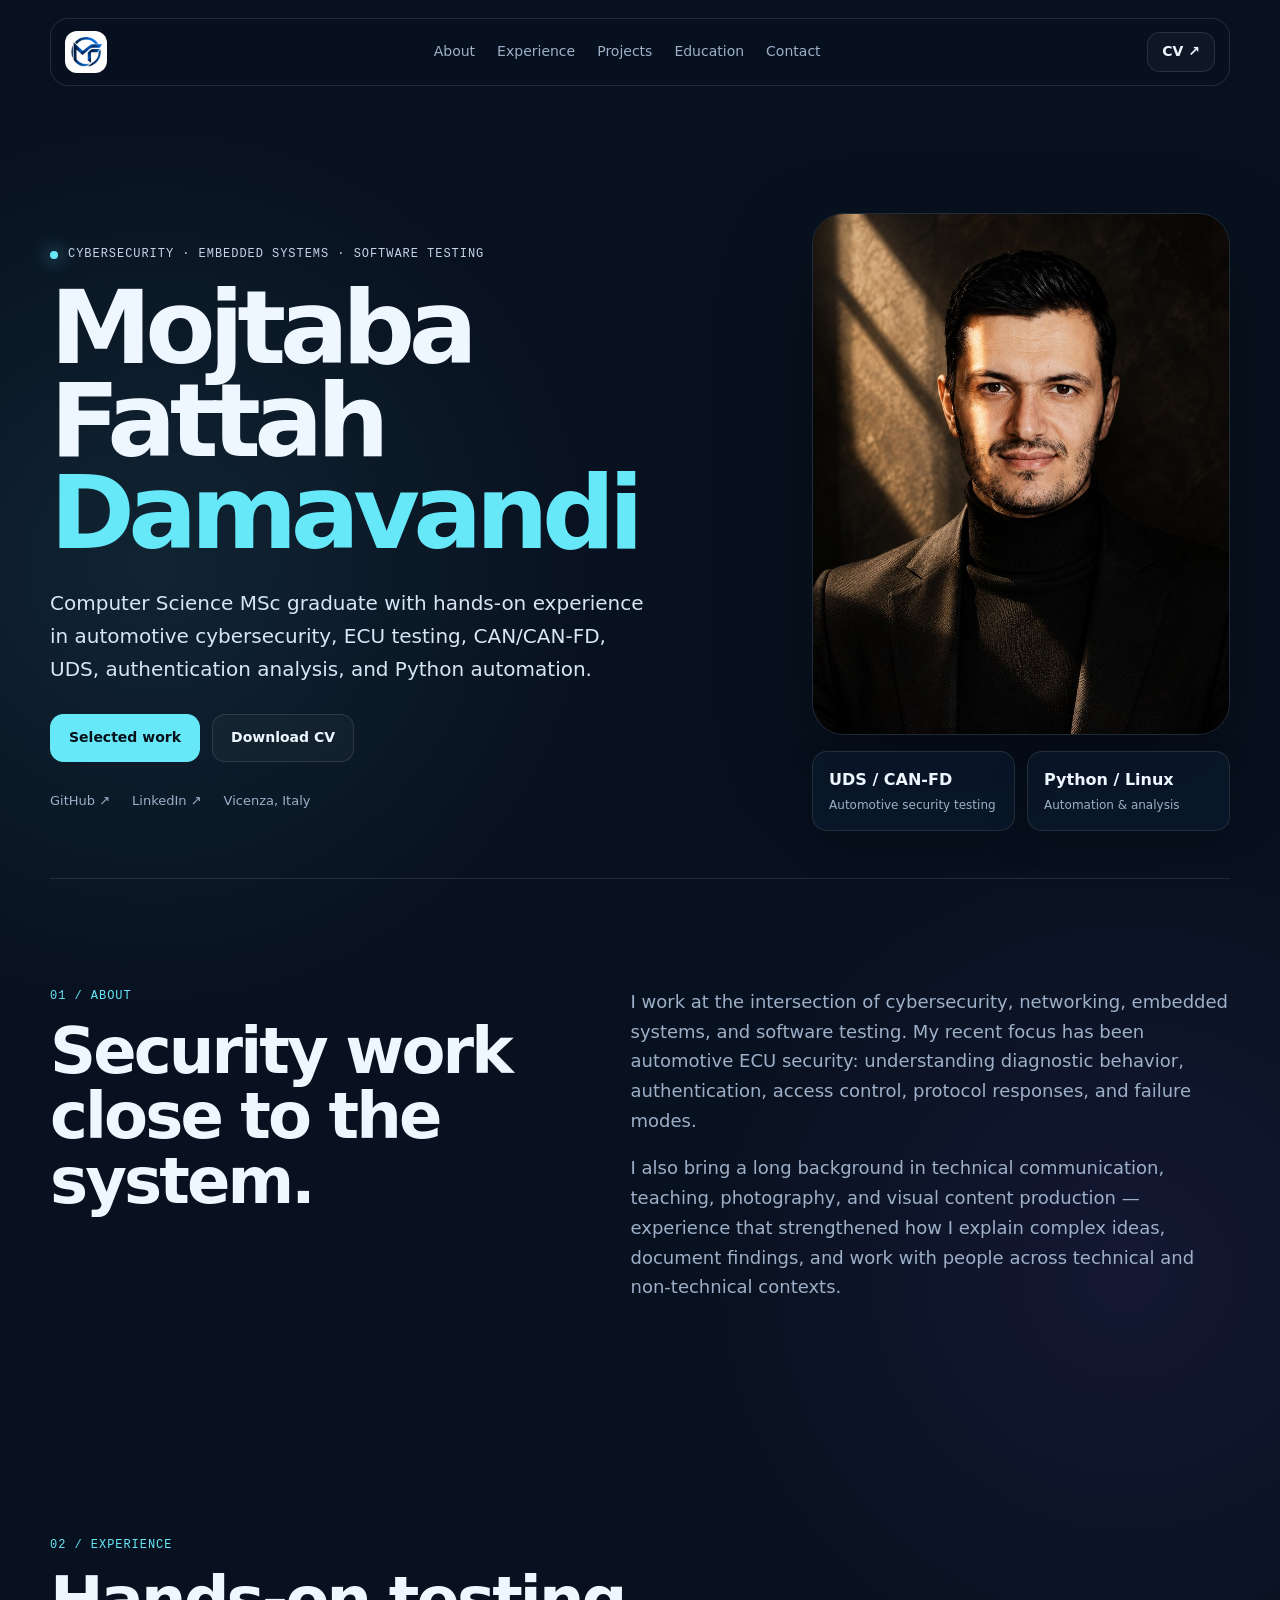
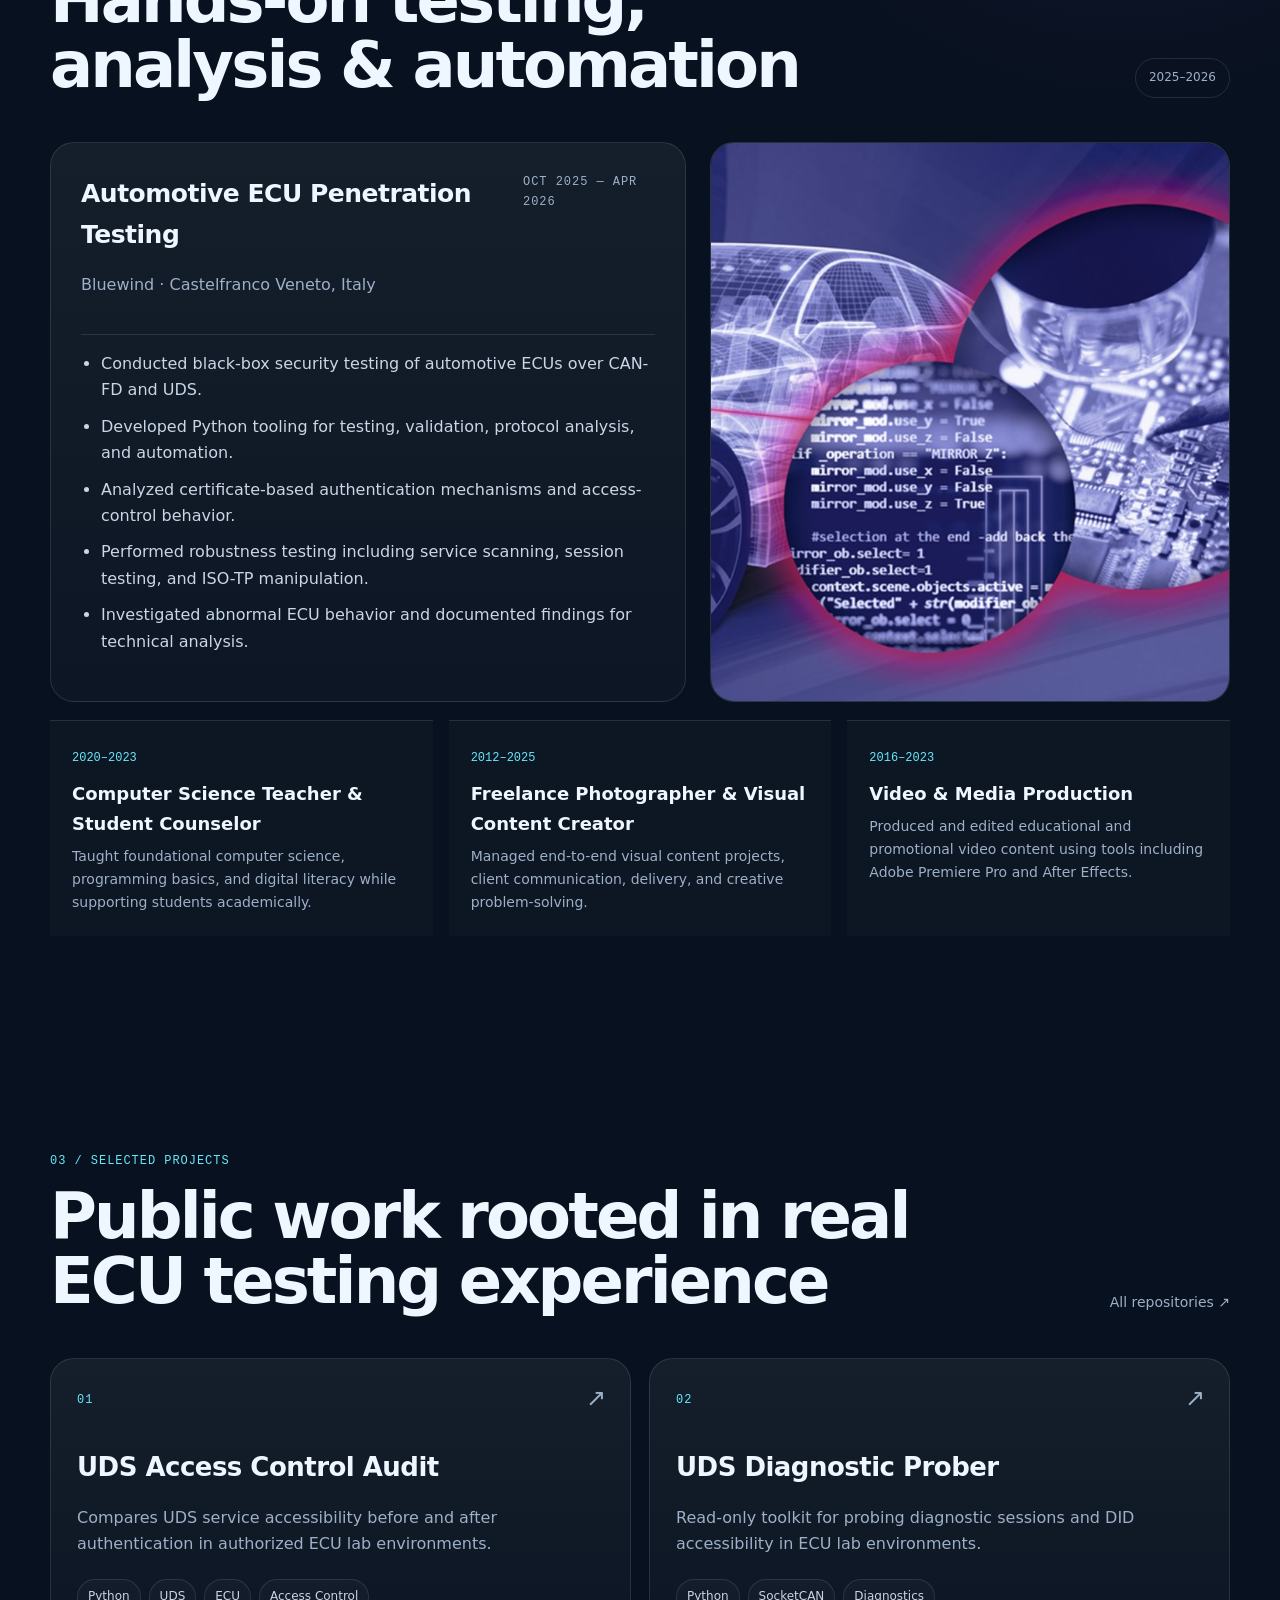
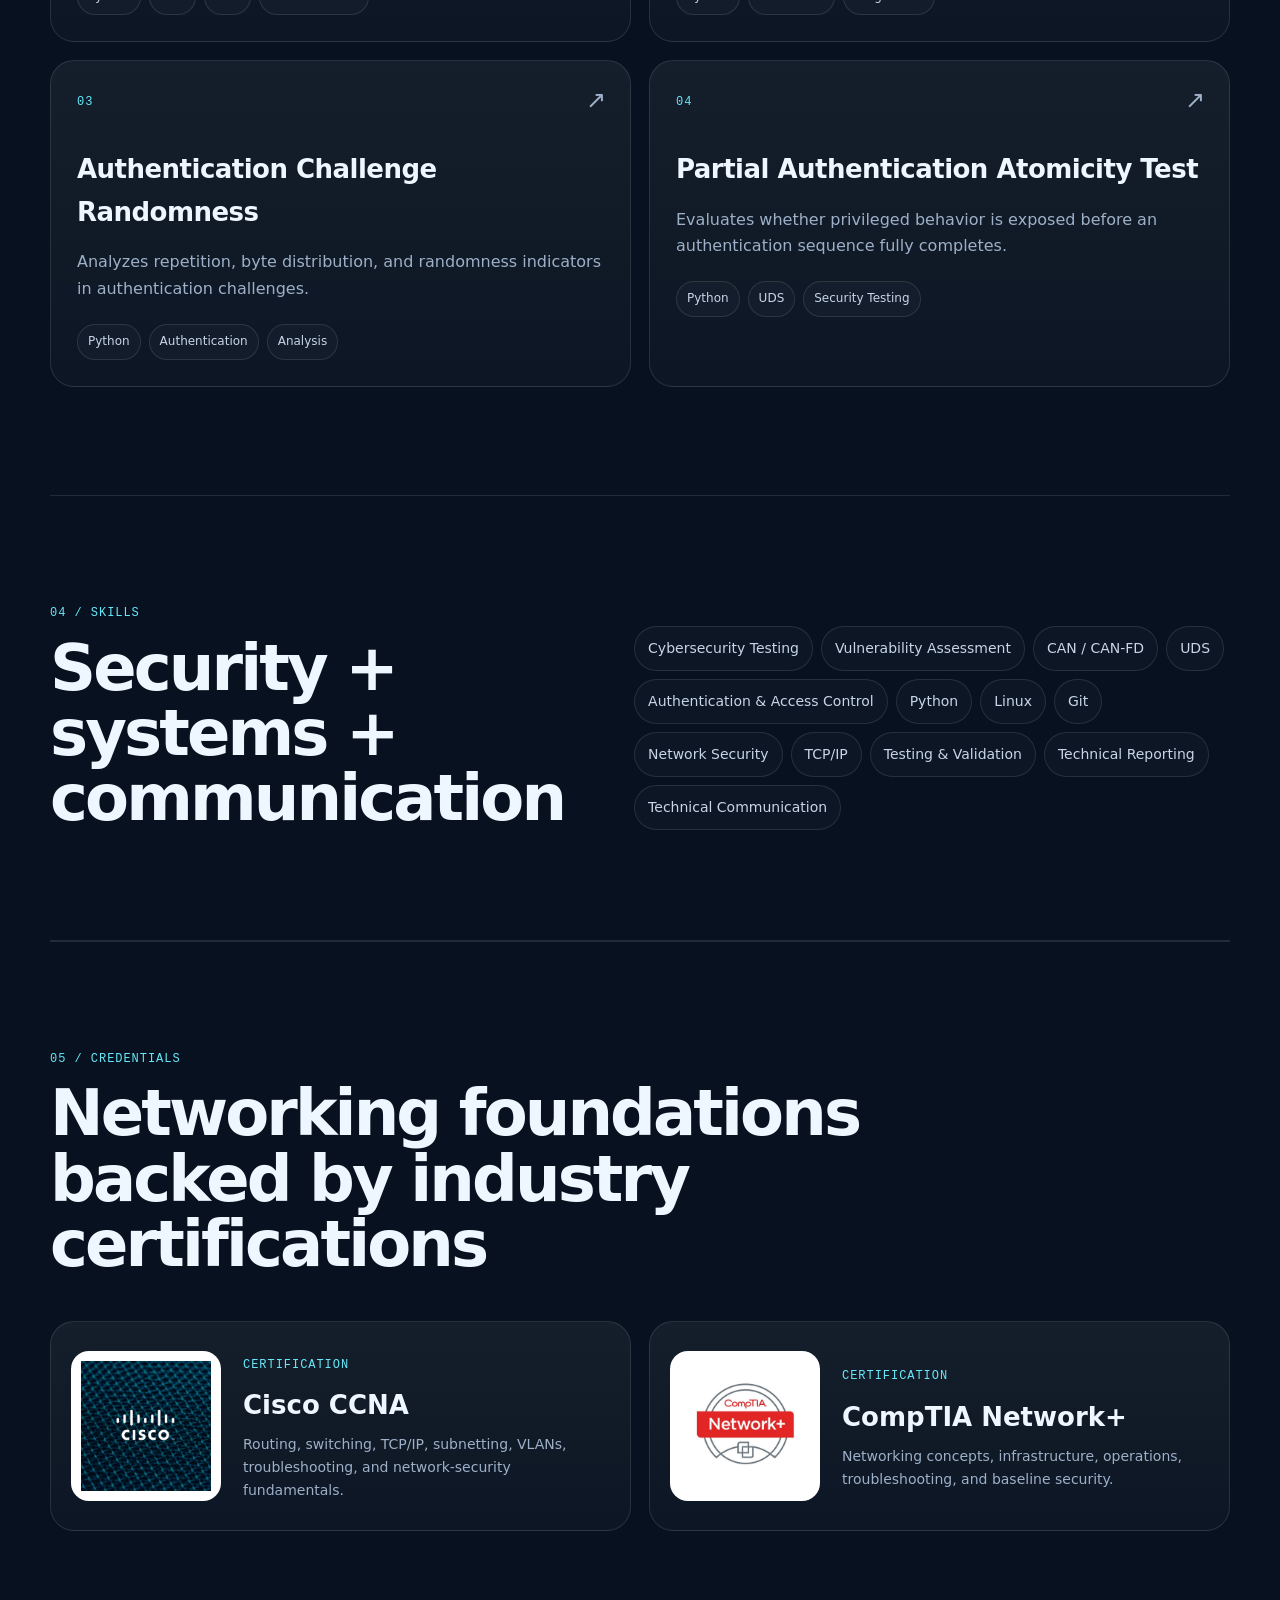
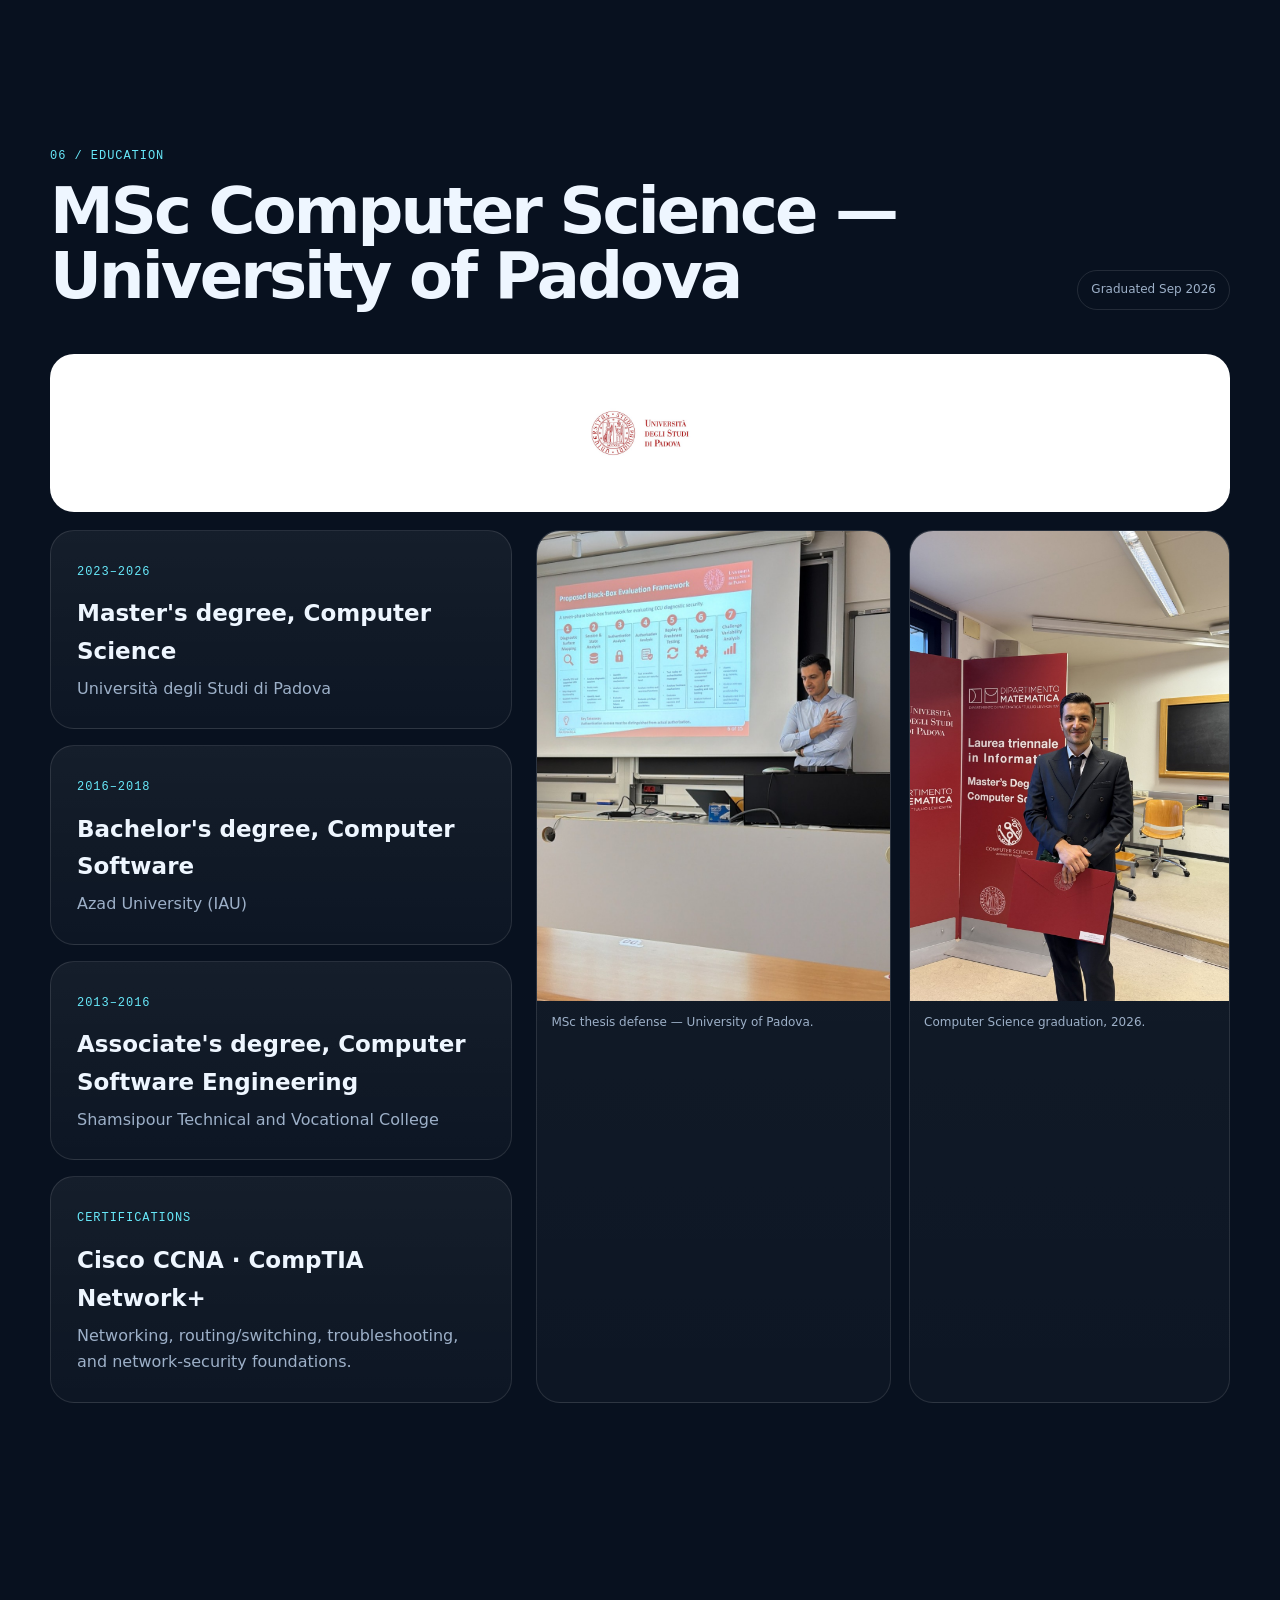
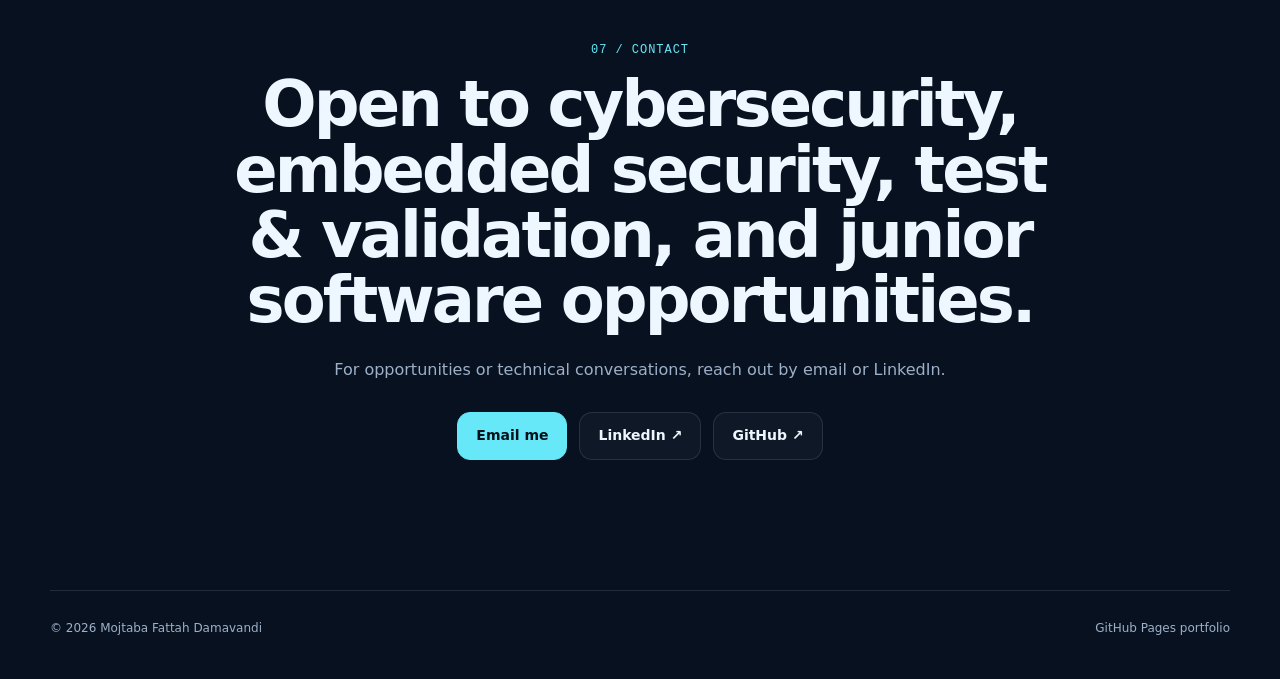
<file: index.html>
<!doctype html>
<html lang="en">
<head>
  <meta charset="utf-8">
  <meta name="viewport" content="width=device-width,initial-scale=1">
  <meta name="description" content="Portfolio of Mojtaba Fattah Damavandi — cybersecurity, embedded systems, software testing, and Python.">
  <title>Mojtaba Fattah Damavandi — Cybersecurity & Embedded Systems</title>
  <link rel="stylesheet" href="styles.css">
</head>
<body>
  <header class="nav shell">
    <a class="brand brand-logo" href="#top" aria-label="Home"><img src="assets/monogram.jpg" alt="Mojtaba Fattah Damavandi monogram"></a>
    <nav>
      <a href="#about">About</a>
      <a href="#experience">Experience</a>
      <a href="#projects">Projects</a>
      <a href="#education">Education</a>
      <a href="#contact">Contact</a>
    </nav>
    <a class="button ghost small" href="assets/Mojtaba_Fattah_Damavandi_CV.pdf" target="_blank" rel="noopener">CV ↗</a>
  </header>

  <main id="top">
    <section class="hero shell">
      <div class="hero-copy">
        <p class="eyebrow"><span></span> Cybersecurity · Embedded Systems · Software Testing</p>
        <h1>Mojtaba Fattah<br><em>Damavandi</em></h1>
        <p class="lead">Computer Science MSc graduate with hands-on experience in automotive cybersecurity, ECU testing, CAN/CAN-FD, UDS, authentication analysis, and Python automation.</p>
        <div class="actions">
          <a class="button primary" href="#projects">Selected work</a>
          <a class="button ghost" href="assets/Mojtaba_Fattah_Damavandi_CV.pdf" target="_blank" rel="noopener">Download CV</a>
        </div>
        <div class="links">
          <a href="https://github.com/mfattahi1" target="_blank" rel="noopener">GitHub ↗</a>
          <a href="https://www.linkedin.com/in/mfattahi1/" target="_blank" rel="noopener">LinkedIn ↗</a>
          <span>Vicenza, Italy</span>
        </div>
      </div>

      <div class="hero-media">
        <img class="hero-photo" src="assets/portrait.jpg" alt="Portrait of Mojtaba Fattah Damavandi">
        <div class="stat-row">
          <div class="stat"><b>UDS / CAN-FD</b><span>Automotive security testing</span></div>
          <div class="stat"><b>Python / Linux</b><span>Automation & analysis</span></div>
        </div>
      </div>
    </section>

    <section id="about" class="section shell two-col">
      <div>
        <p class="kicker">01 / About</p>
        <h2>Security work close to the system.</h2>
      </div>
      <div class="copy">
        <p>I work at the intersection of cybersecurity, networking, embedded systems, and software testing. My recent focus has been automotive ECU security: understanding diagnostic behavior, authentication, access control, protocol responses, and failure modes.</p>
        <p>I also bring a long background in technical communication, teaching, photography, and visual content production — experience that strengthened how I explain complex ideas, document findings, and work with people across technical and non-technical contexts.</p>
      </div>
    </section>

    <section id="experience" class="section shell">
      <div class="section-head">
        <div>
          <p class="kicker">02 / Experience</p>
          <h2>Hands-on testing, analysis & automation</h2>
        </div>
        <span class="pill">2025–2026</span>
      </div>

      <div class="feature-grid">
        <article class="panel">
          <div class="role-head">
            <div>
              <h3>Automotive ECU Penetration Testing</h3>
              <p>Bluewind · Castelfranco Veneto, Italy</p>
            </div>
            <span>Oct 2025 — Apr 2026</span>
          </div>
          <ul>
            <li>Conducted black-box security testing of automotive ECUs over CAN-FD and UDS.</li>
            <li>Developed Python tooling for testing, validation, protocol analysis, and automation.</li>
            <li>Analyzed certificate-based authentication mechanisms and access-control behavior.</li>
            <li>Performed robustness testing including service scanning, session testing, and ISO-TP manipulation.</li>
            <li>Investigated abnormal ECU behavior and documented findings for technical analysis.</li>
          </ul>
        </article>
        <figure class="photo panel">
          <img src="assets/automotive-security.jpg" alt="Automotive software and embedded security illustration">
          <figcaption>Automotive software, embedded systems, and security testing.</figcaption>
        </figure>
      </div>

      <div class="secondary-experience">
        <article class="mini-card">
          <span>2020–2023</span>
          <h3>Computer Science Teacher & Student Counselor</h3>
          <p>Taught foundational computer science, programming basics, and digital literacy while supporting students academically.</p>
        </article>
        <article class="mini-card">
          <span>2012–2025</span>
          <h3>Freelance Photographer & Visual Content Creator</h3>
          <p>Managed end-to-end visual content projects, client communication, delivery, and creative problem-solving.</p>
        </article>
        <article class="mini-card">
          <span>2016–2023</span>
          <h3>Video & Media Production</h3>
          <p>Produced and edited educational and promotional video content using tools including Adobe Premiere Pro and After Effects.</p>
        </article>
      </div>
    </section>

    <section id="projects" class="section shell">
      <div class="section-head">
        <div>
          <p class="kicker">03 / Selected Projects</p>
          <h2>Public work rooted in real ECU testing experience</h2>
        </div>
        <a class="text-link" href="https://github.com/mfattahi1" target="_blank" rel="noopener">All repositories ↗</a>
      </div>

      <div class="projects">
        <a class="project panel" href="https://github.com/mfattahi1/uds-access-control-audit" target="_blank" rel="noopener">
          <span class="index">01</span><span class="arrow">↗</span>
          <h3>UDS Access Control Audit</h3>
          <p>Compares UDS service accessibility before and after authentication in authorized ECU lab environments.</p>
          <div class="chips"><span>Python</span><span>UDS</span><span>ECU</span><span>Access Control</span></div>
        </a>
        <a class="project panel" href="https://github.com/mfattahi1/uds-diagnostic-prober" target="_blank" rel="noopener">
          <span class="index">02</span><span class="arrow">↗</span>
          <h3>UDS Diagnostic Prober</h3>
          <p>Read-only toolkit for probing diagnostic sessions and DID accessibility in ECU lab environments.</p>
          <div class="chips"><span>Python</span><span>SocketCAN</span><span>Diagnostics</span></div>
        </a>
        <a class="project panel" href="https://github.com/mfattahi1/uds-auth-challenge-randomness" target="_blank" rel="noopener">
          <span class="index">03</span><span class="arrow">↗</span>
          <h3>Authentication Challenge Randomness</h3>
          <p>Analyzes repetition, byte distribution, and randomness indicators in authentication challenges.</p>
          <div class="chips"><span>Python</span><span>Authentication</span><span>Analysis</span></div>
        </a>
        <a class="project panel" href="https://github.com/mfattahi1/partial-auth-atomicity-test" target="_blank" rel="noopener">
          <span class="index">04</span><span class="arrow">↗</span>
          <h3>Partial Authentication Atomicity Test</h3>
          <p>Evaluates whether privileged behavior is exposed before an authentication sequence fully completes.</p>
          <div class="chips"><span>Python</span><span>UDS</span><span>Security Testing</span></div>
        </a>
      </div>
    </section>

    <section class="section shell skills">
      <div>
        <p class="kicker">04 / Skills</p>
        <h2>Security + systems + communication</h2>
      </div>
      <div class="skill-list">
        <span>Cybersecurity Testing</span>
        <span>Vulnerability Assessment</span>
        <span>CAN / CAN-FD</span>
        <span>UDS</span>
        <span>Authentication & Access Control</span>
        <span>Python</span>
        <span>Linux</span>
        <span>Git</span>
        <span>Network Security</span>
        <span>TCP/IP</span>
        <span>Testing & Validation</span>
        <span>Technical Reporting</span>
        <span>Technical Communication</span>
      </div>
    </section>

    <section class="section shell credentials">
      <div class="section-head">
        <div>
          <p class="kicker">05 / Credentials</p>
          <h2>Networking foundations backed by industry certifications</h2>
        </div>
      </div>
      <div class="credential-grid">
        <article class="credential-card panel">
          <div class="credential-logo"><img src="assets/cisco.jpg" alt="Cisco logo"></div>
          <div>
            <span class="credential-label">Certification</span>
            <h3>Cisco CCNA</h3>
            <p>Routing, switching, TCP/IP, subnetting, VLANs, troubleshooting, and network-security fundamentals.</p>
          </div>
        </article>
        <article class="credential-card panel">
          <div class="credential-logo"><img src="assets/networkplus.jpg" alt="CompTIA Network+ logo"></div>
          <div>
            <span class="credential-label">Certification</span>
            <h3>CompTIA Network+</h3>
            <p>Networking concepts, infrastructure, operations, troubleshooting, and baseline security.</p>
          </div>
        </article>
      </div>
    </section>

    <section id="education" class="section shell">
      <div class="section-head">
        <div>
          <p class="kicker">06 / Education</p>
          <h2>MSc Computer Science — University of Padova</h2>
        </div>
        <span class="pill">Graduated Sep 2026</span>
      </div>

      <div class="education-brand panel">
        <img src="assets/unipd.jpg" alt="University of Padova logo">
      </div>

      <div class="education-grid">
        <div class="edu-stack">
          <article class="panel edu">
            <span>2023–2026</span>
            <h3>Master's degree, Computer Science</h3>
            <p>Università degli Studi di Padova</p>
          </article>
          <article class="panel edu">
            <span>2016–2018</span>
            <h3>Bachelor's degree, Computer Software</h3>
            <p>Azad University (IAU)</p>
          </article>
          <article class="panel edu">
            <span>2013–2016</span>
            <h3>Associate's degree, Computer Software Engineering</h3>
            <p>Shamsipour Technical and Vocational College</p>
          </article>
          <article class="panel edu">
            <span>Certifications</span>
            <h3>Cisco CCNA · CompTIA Network+</h3>
            <p>Networking, routing/switching, troubleshooting, and network-security foundations.</p>
          </article>
        </div>

        <div class="edu-photos">
          <figure class="photo panel">
            <img src="assets/defense.jpg" alt="Mojtaba presenting his MSc thesis defense">
            <figcaption>MSc thesis defense — University of Padova.</figcaption>
          </figure>
          <figure class="photo panel">
            <img src="assets/graduation-indoor.jpg" alt="Mojtaba at his Computer Science graduation">
            <figcaption>Computer Science graduation, 2026.</figcaption>
          </figure>
        </div>
      </div>
    </section>

    <section id="contact" class="section shell contact">
      <p class="kicker">07 / Contact</p>
      <h2>Open to cybersecurity, embedded security, test & validation, and junior software opportunities.</h2>
      <p>For opportunities or technical conversations, reach out by email or LinkedIn.</p>
      <div class="actions centered">
        <a class="button primary" href="mailto:mojtabafattahi373@gmail.com">Email me</a>
        <a class="button ghost" href="https://www.linkedin.com/in/mfattahi1/" target="_blank" rel="noopener">LinkedIn ↗</a>
        <a class="button ghost" href="https://github.com/mfattahi1" target="_blank" rel="noopener">GitHub ↗</a>
      </div>
    </section>
  </main>

  <footer class="shell">
    <span>© 2026 Mojtaba Fattah Damavandi</span>
    <span>GitHub Pages portfolio</span>
  </footer>
  <script src="script.js"></script>
</body>
</html>
</file>
<file: styles.css>
:root{
  --bg:#08111f;--surface:#0d1a2b;--surface2:#101f33;--text:#eef6ff;--muted:#9db0c8;
  --line:rgba(255,255,255,.11);--cyan:#67e8f9;--violet:#8b5cf6;--max:1180px;
}
*{box-sizing:border-box}html{scroll-behavior:smooth}body{margin:0;background:
radial-gradient(circle at 12% 8%,rgba(103,232,249,.09),transparent 28rem),
radial-gradient(circle at 88% 18%,rgba(139,92,246,.09),transparent 28rem),var(--bg);
color:var(--text);font-family:Inter,ui-sans-serif,system-ui,-apple-system,BlinkMacSystemFont,"Segoe UI",sans-serif;line-height:1.65}
a{color:inherit;text-decoration:none}.shell{width:min(calc(100% - 36px),var(--max));margin:auto}
.nav{position:sticky;top:14px;z-index:10;margin-top:18px;display:flex;align-items:center;justify-content:space-between;
padding:12px 14px;background:rgba(8,17,31,.78);backdrop-filter:blur(18px);border:1px solid var(--line);border-radius:18px}
.nav nav{display:flex;gap:22px;color:var(--muted);font-size:14px}.nav nav a:hover{color:var(--text)}
.brand{display:grid;place-items:center;width:42px;height:42px;border-radius:12px;background:linear-gradient(135deg,var(--cyan),var(--violet));color:#06111a;font-weight:900}
.section{padding:108px 0}.hero{min-height:88vh;display:grid;grid-template-columns:1.08fr .92fr;gap:72px;align-items:center;padding-top:80px}
.eyebrow,.kicker,.index,.role-head span,.edu>span{font-family:ui-monospace,SFMono-Regular,Menlo,monospace;text-transform:uppercase;letter-spacing:.08em;font-size:12px}
.eyebrow{color:#c5d4e6;display:flex;gap:10px;align-items:center}.eyebrow span{width:8px;height:8px;border-radius:50%;background:var(--cyan);box-shadow:0 0 18px var(--cyan)}
h1{font-size:clamp(56px,8vw,108px);line-height:.9;letter-spacing:-.065em;margin:18px 0 28px}h1 em{font-style:normal;color:var(--cyan)}
.lead{font-size:20px;color:#d7e5f5;max-width:760px}.actions{display:flex;gap:12px;flex-wrap:wrap;margin-top:28px}
.button{display:inline-flex;align-items:center;justify-content:center;min-height:48px;padding:0 18px;border-radius:13px;border:1px solid var(--line);font-weight:700;font-size:14px;transition:.2s}
.button:hover{transform:translateY(-2px);border-color:rgba(103,232,249,.5)}.button.primary{background:var(--cyan);color:#07111a;border-color:var(--cyan)}.button.ghost{background:rgba(255,255,255,.03)}
.button.small{min-height:40px;padding:0 14px}.links{display:flex;gap:22px;flex-wrap:wrap;margin-top:28px;font-size:13px;color:var(--muted)}
.hero-media{display:flex;flex-direction:column;gap:16px;align-items:flex-end}
.hero-photo{display:block;width:82%;margin-left:auto;aspect-ratio:4/5;object-fit:cover;object-position:50% 28%;border-radius:32px;border:1px solid var(--line);box-shadow:0 35px 90px rgba(0,0,0,.35)}
.stat-row{width:82%;display:grid;grid-template-columns:1fr 1fr;gap:12px}
.stat{position:static;min-width:0;padding:15px 16px;border:1px solid var(--line);border-radius:15px;background:rgba(12,25,43,.72);box-shadow:0 16px 40px rgba(0,0,0,.18)}
.stat b,.stat span{display:block}.stat span{color:var(--muted);font-size:12px;margin-top:2px}
.kicker{color:var(--cyan);margin:0 0 12px}h2{font-size:clamp(36px,5vw,66px);line-height:1.02;letter-spacing:-.045em;margin:0;max-width:880px}
.two-col{display:grid;grid-template-columns:.9fr 1.1fr;gap:90px;border-top:1px solid var(--line)}.copy{font-size:18px;color:var(--muted)}.copy p:first-child{margin-top:0}
.section-head{display:flex;align-items:end;justify-content:space-between;gap:28px;margin-bottom:44px}.pill{border:1px solid var(--line);border-radius:999px;padding:9px 13px;font-size:12px;color:var(--muted)}
.panel{border:1px solid var(--line);background:linear-gradient(180deg,rgba(255,255,255,.055),rgba(255,255,255,.022));border-radius:24px}
.feature-grid{display:grid;grid-template-columns:1.1fr .9fr;gap:24px}.feature-grid>.panel:first-child{padding:30px}
.role-head{display:flex;justify-content:space-between;gap:20px;padding-bottom:20px;border-bottom:1px solid var(--line)}.role-head h3{font-size:25px;margin:0 0 5px;letter-spacing:-.02em}.role-head p,.role-head span{color:var(--muted)}
.feature-grid ul{padding-left:20px;color:#c9d6e6}.feature-grid li+li{margin-top:10px}
.photo{overflow:hidden;margin:0}.photo img{display:block;width:100%;height:100%;min-height:340px;object-fit:cover}.photo figcaption{padding:12px 14px;font-size:12px;color:var(--muted)}
.secondary-experience{display:grid;grid-template-columns:repeat(3,1fr);gap:16px;margin-top:18px}.mini-card{padding:22px;border-top:1px solid var(--line);background:rgba(255,255,255,.018)}
.mini-card span{font-size:12px;color:var(--cyan);font-family:ui-monospace,monospace}.mini-card h3{margin:10px 0 6px;font-size:18px}.mini-card p{margin:0;color:var(--muted);font-size:14px}
.projects{display:grid;grid-template-columns:repeat(2,1fr);gap:18px}.project{padding:26px;position:relative;min-height:280px;transition:.2s}
.project:hover{transform:translateY(-4px);border-color:rgba(103,232,249,.45);background:rgba(103,232,249,.05)}.index{color:var(--cyan)}.arrow{position:absolute;right:24px;top:20px;color:var(--muted);font-size:24px}
.project h3{margin:34px 0 10px;font-size:26px;letter-spacing:-.02em}.project p{color:var(--muted)}.chips,.skill-list{display:flex;flex-wrap:wrap;gap:8px;margin-top:22px}.chips span,.skill-list span{border:1px solid var(--line);border-radius:999px;padding:7px 10px;color:#c7d5e6;background:rgba(255,255,255,.025);font-size:12px}
.text-link{color:var(--muted);font-size:14px}.skills{display:grid;grid-template-columns:.8fr 1.2fr;gap:70px;border-top:1px solid var(--line);border-bottom:1px solid var(--line)}.skill-list{align-content:start}.skill-list span{font-size:14px;padding:10px 13px}
.education-grid{display:grid;grid-template-columns:.8fr 1.2fr;gap:24px}.edu-stack{display:grid;gap:16px}.edu{padding:26px}.edu>span{color:var(--cyan)}.edu h3{font-size:23px;margin:12px 0 5px}.edu p{margin:0;color:var(--muted)}
.edu-photos{display:grid;grid-template-columns:1.05fr .95fr;gap:18px}.edu-photos .photo img{height:470px;min-height:0}
.contact{text-align:center;padding-top:130px;padding-bottom:130px}.contact h2{margin:auto}.contact>p:not(.kicker){color:var(--muted);margin:24px auto 0}.centered{justify-content:center}
footer{padding:28px 0 40px;border-top:1px solid var(--line);display:flex;justify-content:space-between;gap:16px;flex-wrap:wrap;color:var(--muted);font-size:12px}
.reveal{opacity:0;transform:translateY(18px);transition:opacity .65s ease,transform .65s ease}.reveal.visible{opacity:1;transform:none}
@media(max-width:920px){.nav nav{display:none}.hero,.two-col,.feature-grid,.skills,.education-grid{grid-template-columns:1fr}.hero{gap:40px}.hero-media{align-items:center}.hero-photo,.stat-row{width:82%;margin:auto}.secondary-experience{grid-template-columns:1fr}.edu-photos{grid-template-columns:1fr 1fr}}
@media(max-width:640px){.section{padding:78px 0}h1{font-size:54px}.projects,.edu-photos{grid-template-columns:1fr}.section-head,.role-head{align-items:flex-start;flex-direction:column}.hero-photo,.stat-row{width:100%}.stat-row{grid-template-columns:1fr}.hero-media{padding-bottom:0}.contact .button{width:100%}.edu-photos .photo img{height:360px}}


/* v4 visual refinements */
.brand-logo{
  padding:0;
  overflow:hidden;
  background:#fff;
}
.brand-logo img{
  width:100%;
  height:100%;
  object-fit:cover;
  display:block;
}

.credentials{
  border-top:1px solid var(--line);
}
.credential-grid{
  display:grid;
  grid-template-columns:1fr 1fr;
  gap:18px;
}
.credential-card{
  padding:20px;
  display:grid;
  grid-template-columns:150px 1fr;
  gap:22px;
  align-items:center;
  min-height:210px;
}
.credential-logo{
  background:#fff;
  border-radius:18px;
  padding:10px;
  height:150px;
  display:flex;
  align-items:center;
  justify-content:center;
  overflow:hidden;
}
.credential-logo img{
  max-width:100%;
  max-height:100%;
  object-fit:contain;
}
.credential-label{
  color:var(--cyan);
  font-size:12px;
  font-family:ui-monospace,SFMono-Regular,Menlo,monospace;
  text-transform:uppercase;
  letter-spacing:.08em;
}
.credential-card h3{
  margin:8px 0 6px;
  font-size:26px;
}
.credential-card p{
  margin:0;
  color:var(--muted);
  font-size:14px;
}
.education-brand{
  margin-bottom:18px;
  padding:18px 24px;
  background:#fff;
  overflow:hidden;
}
.education-brand img{
  display:block;
  width:100%;
  height:120px;
  object-fit:contain;
}
#experience .photo img{
  object-position:center;
  background:#101729;
}

@media(max-width:920px){
  .credential-grid{grid-template-columns:1fr}
}
@media(max-width:640px){
  .credential-card{grid-template-columns:1fr}
  .credential-logo{height:130px}
  .education-brand img{height:90px}
}
</file>
